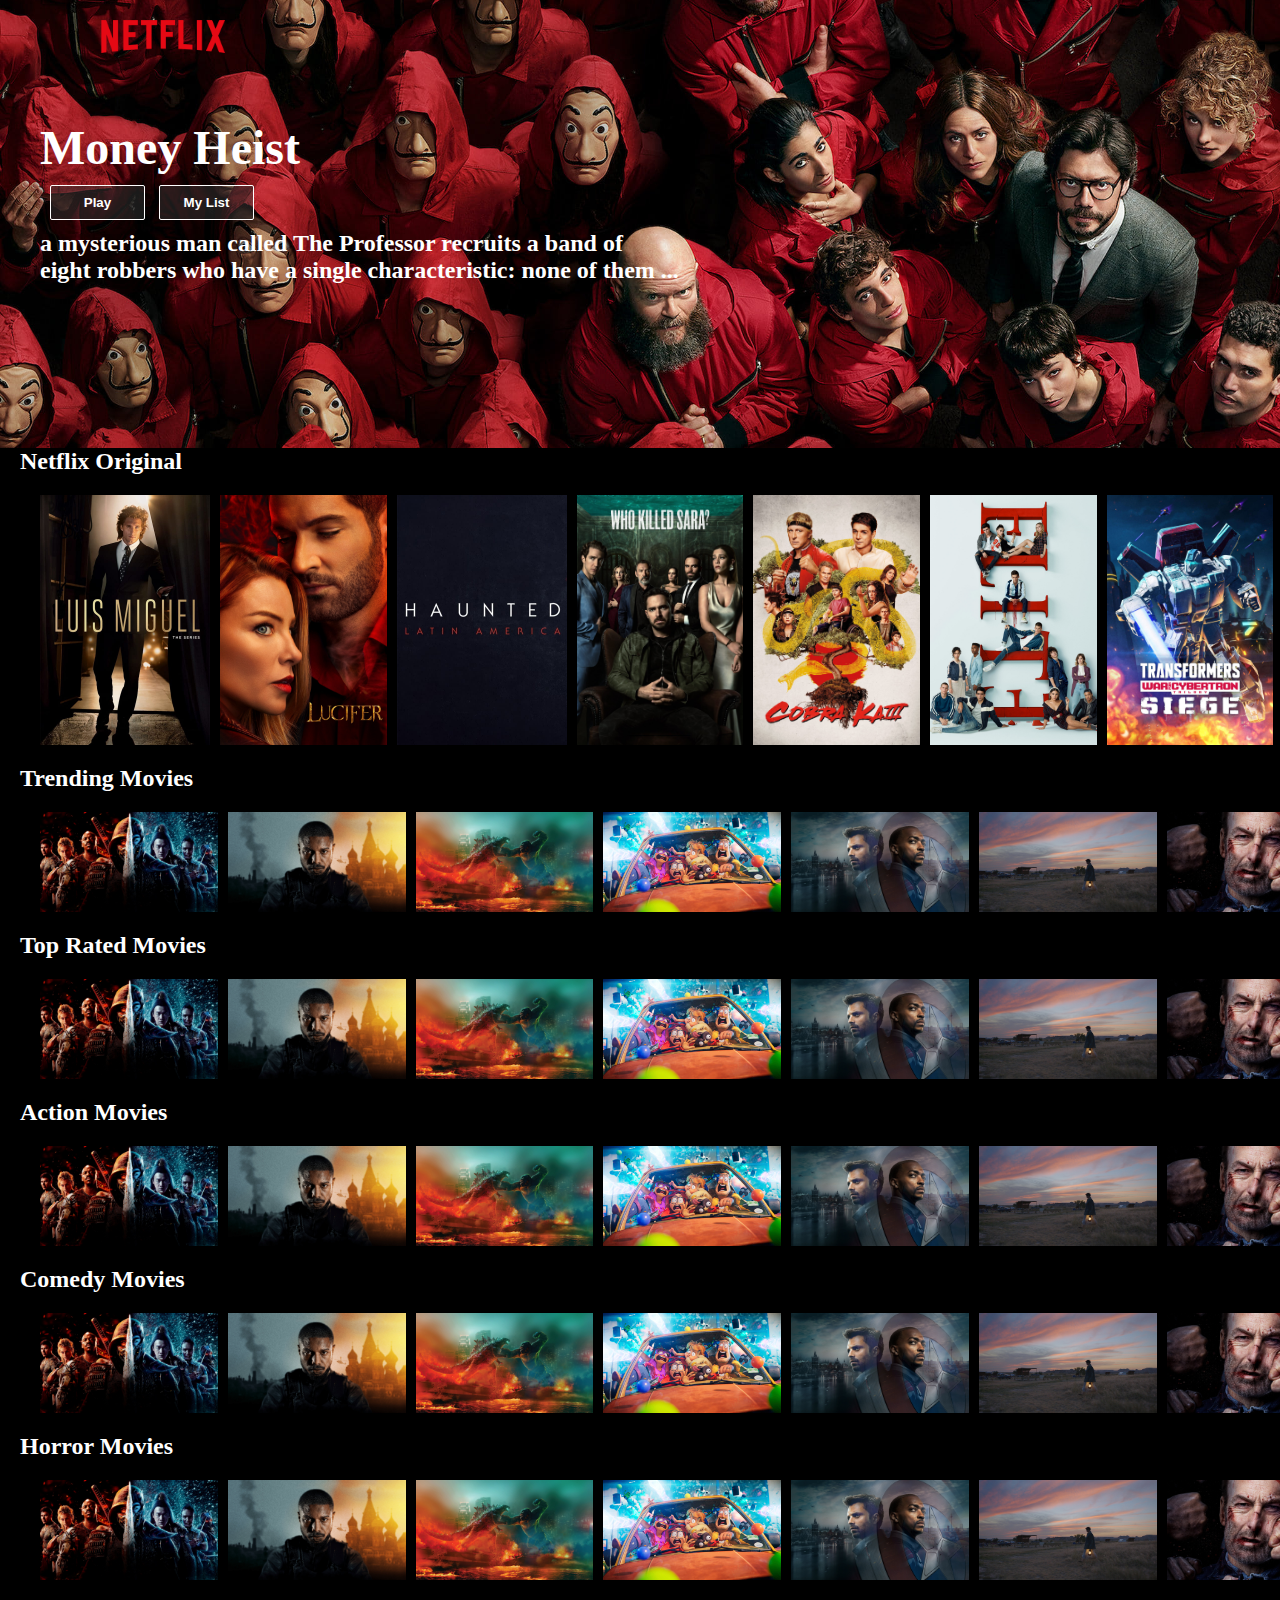
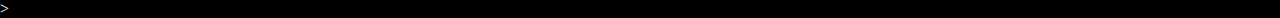
<file: Home.html>
<!DOCTYPE html>
<html>
<head>
	<meta charset="utf-8">
	<meta name="viewport" content="width=device-width, initial-scale=1">
	<title>Netflix Clone  </title>
	<link rel="stylesheet" type="text/css" href="mainstyle.css">
</head>
<body>

<div class="banner">
	<div class="navbar">
		<div class="navbar_logo">
			<img src="image/logo.png">
		</div>
		<div>
		</div>
	</div>
	<div class="banner_content">
		<h2 class="banner_title">Money Heist</h2>
		<div class="banner_buttons">
			<button class="banner_button">Play</button>
			<button class="banner_button">My List</button>
		</div>
		<div class="banner_description">a mysterious man called The Professor recruits a band of <br>eight robbers who have a single characteristic: none of them ...
		</div>
	</div>
</div>
<div class="row">
	<h2>Netflix Original</h2>
	<div class="row_images">
		<img src="image/images/large-movie1.jpg" alt="image1" class="row_image image_large">
		<img src="image/images/large-movie2.jpg" alt="image2" class="row_image image_large">
		<img src="image/images/large-movie3.jpg" alt="image3" class="row_image image_large">
		<img src="image/images/large-movie4.jpg" alt="image4" class="row_image image_large">
		<img src="image/images/large-movie5.jpg" alt="image5" class="row_image image_large">
		<img src="image/images/large-movie6.jpg" alt="image6" class="row_image image_large">
		<img src="image/images/large-movie7.jpg" alt="image7" class="row_image image_large">
		<img src="image/images/large-movie8.jpg" alt="image8" class="row_image image_large">
		<img src="image/images/large-movie1.jpg" alt="image1" class="row_image image_large">
		<img src="image/images/large-movie2.jpg" alt="image2" class="row_image image_large">
		<img src="image/images/large-movie3.jpg" alt="image3" class="row_image image_large">
		<img src="image/images/large-movie4.jpg" alt="image4" class="row_image image_large">
		<img src="image/images/large-movie5.jpg" alt="image5" class="row_image image_large">
		<img src="image/images/large-movie6.jpg" alt="image6" class="row_image image_large">
		<img src="image/images/large-movie7.jpg" alt="image7" class="row_image image_large">
		<img src="image/images/large-movie8.jpg" alt="image8" class="row_image image_large">
	</div>
</div>

<div class="row">
	<h2>Trending Movies</h2>
	<div class="row_images">
		<img src="image/images/small-movie1.jpg" alt="image1" class="row_image">
		<img src="image/images/small-movie2.jpg" alt="image2" class="row_image">
		<img src="image/images/small-movie3.jpg" alt="image3" class="row_image">
		<img src="image/images/small-movie4.jpg" alt="image4" class="row_image">
		<img src="image/images/small-movie5.jpg" alt="image5" class="row_image">
		<img src="image/images/small-movie6.jpg" alt="image6" class="row_image">
		<img src="image/images/small-movie7.jpg" alt="image7" class="row_image">
		<img src="image/images/small-movie8.jpg" alt="image8" class="row_image">
		<img src="image/images/small-movie1.jpg" alt="image1" class="row_image">
		<img src="image/images/small-movie2.jpg" alt="image2" class="row_image">
		<img src="image/images/small-movie3.jpg" alt="image3" class="row_image">
		<img src="image/images/small-movie4.jpg" alt="image4" class="row_image">
		<img src="image/images/small-movie5.jpg" alt="image5" class="row_image">
		<img src="image/images/small-movie6.jpg" alt="image6" class="row_image">
		<img src="image/images/small-movie7.jpg" alt="image7" class="row_image">
		<img src="image/images/small-movie8.jpg" alt="image8" class="row_image">
	</div>
</div>

<div class="row">
	<h2>Top Rated Movies</h2>
	<div class="row_images">
		<img src="image/images/small-movie1.jpg" alt="image1" class="row_image">
		<img src="image/images/small-movie2.jpg" alt="image2" class="row_image">
		<img src="image/images/small-movie3.jpg" alt="image3" class="row_image">
		<img src="image/images/small-movie4.jpg" alt="image4" class="row_image">
		<img src="image/images/small-movie5.jpg" alt="image5" class="row_image">
		<img src="image/images/small-movie6.jpg" alt="image6" class="row_image">
		<img src="image/images/small-movie7.jpg" alt="image7" class="row_image">
		<img src="image/images/small-movie8.jpg" alt="image8" class="row_image">
		<img src="image/images/small-movie1.jpg" alt="image1" class="row_image">
		<img src="image/images/small-movie2.jpg" alt="image2" class="row_image">
		<img src="image/images/small-movie3.jpg" alt="image3" class="row_image">
		<img src="image/images/small-movie4.jpg" alt="image4" class="row_image">
		<img src="image/images/small-movie5.jpg" alt="image5" class="row_image">
		<img src="image/images/small-movie6.jpg" alt="image6" class="row_image">
		<img src="image/images/small-movie7.jpg" alt="image7" class="row_image">
		<img src="image/images/small-movie8.jpg" alt="image8" class="row_image">
	</div>
</div>
<div class="row">
	<h2>Action Movies</h2>
	<div class="row_images">
		<img src="image/images/small-movie1.jpg" alt="image1" class="row_image">
		<img src="image/images/small-movie2.jpg" alt="image2" class="row_image">
		<img src="image/images/small-movie3.jpg" alt="image3" class="row_image">
		<img src="image/images/small-movie4.jpg" alt="image4" class="row_image">
		<img src="image/images/small-movie5.jpg" alt="image5" class="row_image">
		<img src="image/images/small-movie6.jpg" alt="image6" class="row_image">
		<img src="image/images/small-movie7.jpg" alt="image7" class="row_image">
		<img src="image/images/small-movie8.jpg" alt="image8" class="row_image">
		<img src="image/images/small-movie1.jpg" alt="image1" class="row_image">
		<img src="image/images/small-movie2.jpg" alt="image2" class="row_image">
		<img src="image/images/small-movie3.jpg" alt="image3" class="row_image">
		<img src="image/images/small-movie4.jpg" alt="image4" class="row_image">
		<img src="image/images/small-movie5.jpg" alt="image5" class="row_image">
		<img src="image/images/small-movie6.jpg" alt="image6" class="row_image">
		<img src="image/images/small-movie7.jpg" alt="image7" class="row_image">
		<img src="image/images/small-movie8.jpg" alt="image8" class="row_image">
	</div>
</div>

<div class="row">
	<h2>Comedy Movies</h2>
	<div class="row_images">
		<img src="image/images/small-movie1.jpg" alt="image1" class="row_image">
		<img src="image/images/small-movie2.jpg" alt="image2" class="row_image">
		<img src="image/images/small-movie3.jpg" alt="image3" class="row_image">
		<img src="image/images/small-movie4.jpg" alt="image4" class="row_image">
		<img src="image/images/small-movie5.jpg" alt="image5" class="row_image">
		<img src="image/images/small-movie6.jpg" alt="image6" class="row_image">
		<img src="image/images/small-movie7.jpg" alt="image7" class="row_image">
		<img src="image/images/small-movie8.jpg" alt="image8" class="row_image">
		<img src="image/images/small-movie1.jpg" alt="image1" class="row_image">
		<img src="image/images/small-movie2.jpg" alt="image2" class="row_image">
		<img src="image/images/small-movie3.jpg" alt="image3" class="row_image">
		<img src="image/images/small-movie4.jpg" alt="image4" class="row_image">
		<img src="image/images/small-movie5.jpg" alt="image5" class="row_image">
		<img src="image/images/small-movie6.jpg" alt="image6" class="row_image">
		<img src="image/images/small-movie7.jpg" alt="image7" class="row_image">
		<img src="image/images/small-movie8.jpg" alt="image8" class="row_image">
	</div>
</div>

<div class="row">
	<h2>Horror Movies</h2>
	<div class="row_images">
		<img src="image/images/small-movie1.jpg" alt="image1" class="row_image">
		<img src="image/images/small-movie2.jpg" alt="image2" class="row_image">
		<img src="image/images/small-movie3.jpg" alt="image3" class="row_image">
		<img src="image/images/small-movie4.jpg" alt="image4" class="row_image">
		<img src="image/images/small-movie5.jpg" alt="image5" class="row_image">
		<img src="image/images/small-movie6.jpg" alt="image6" class="row_image">
		<img src="image/images/small-movie7.jpg" alt="image7" class="row_image">
		<img src="image/images/small-movie8.jpg" alt="image8" class="row_image">
		<img src="image/images/small-movie1.jpg" alt="image1" class="row_image">
		<img src="image/images/small-movie2.jpg" alt="image2" class="row_image">
		<img src="image/images/small-movie3.jpg" alt="image3" class="row_image">
		<img src="image/images/small-movie4.jpg" alt="image4" class="row_image">
		<img src="image/images/small-movie5.jpg" alt="image5" class="row_image">
		<img src="image/images/small-movie6.jpg" alt="image6" class="row_image">
		<img src="image/images/small-movie7.jpg" alt="image7" class="row_image">
		<img src="image/images/small-movie8.jpg" alt="image8" class="row_image">
	</div>
</div>

</body>
</html>>
</file>
<file: mainstyle.css>
*{
	margin: 0;
	padding: 0;
	box-sizing:border-box;
}
body{
	background-color: black;
	color: White;
}

.navbar{
	position: absolute;
}
.navbar_logo img{
	width:125px;
	height: 100%;
	margin-left: 100px;
	margin-top:20px ;
}
.row_image{
	width: 100%;
	max-height: 100px;
	object-fit: contain;
	margin-right: 10px;
	transition: transform 450ms;
}

.image_large{
	max-height: 250px;
}

.row_images{
	display: flex;
	overflow-x: scroll;
	overflow-y: hidden;
	padding: 20px;
}

.row_image:hover{
	transform: scale(1.1);
}
.row_images::-webkit-scrollbar{
	display: none;
}
.row{
	color: white;
	margin-left: 20px;
}

.banner{
	background-image: url("image/images/banner.jpg");
	background-size: cover;
	background-position: center center;
	object-fit: contain;
	height: 448px;
	color: white;
	position: relative;
}
.banner_content{
	left: 40px;
	top: 100px;
	position: absolute;
}
.banner_title{
	font-size: 3rem;
	font-weight: bold;
	margin-top: 20px;
}
.banner_description{
	font-weight: bold;
	font-size: 1.5rem;
}

.banner_button{
	background-color: rgba(51, 51, 51, 0.5);
	color: white;
	border: 0.5px solid white;
	font-weight: bold;
	font-size: ;
	border-radius: 2px;
	width: 95px;
	height: 35px;
	cursor: pointer;
	margin-bottom: 10px;
	margin-top:10px ;
	margin-left: 10px;
}



.banner_button:hover{
	transform: translateY(-7px);
	box-shadow:  0 0 20px 0 rgba(0, 0, 0, 0.3);
	transition: 0.4s;
	background-color: white;
	color: black;
	border-color:black ;
}
</file>
